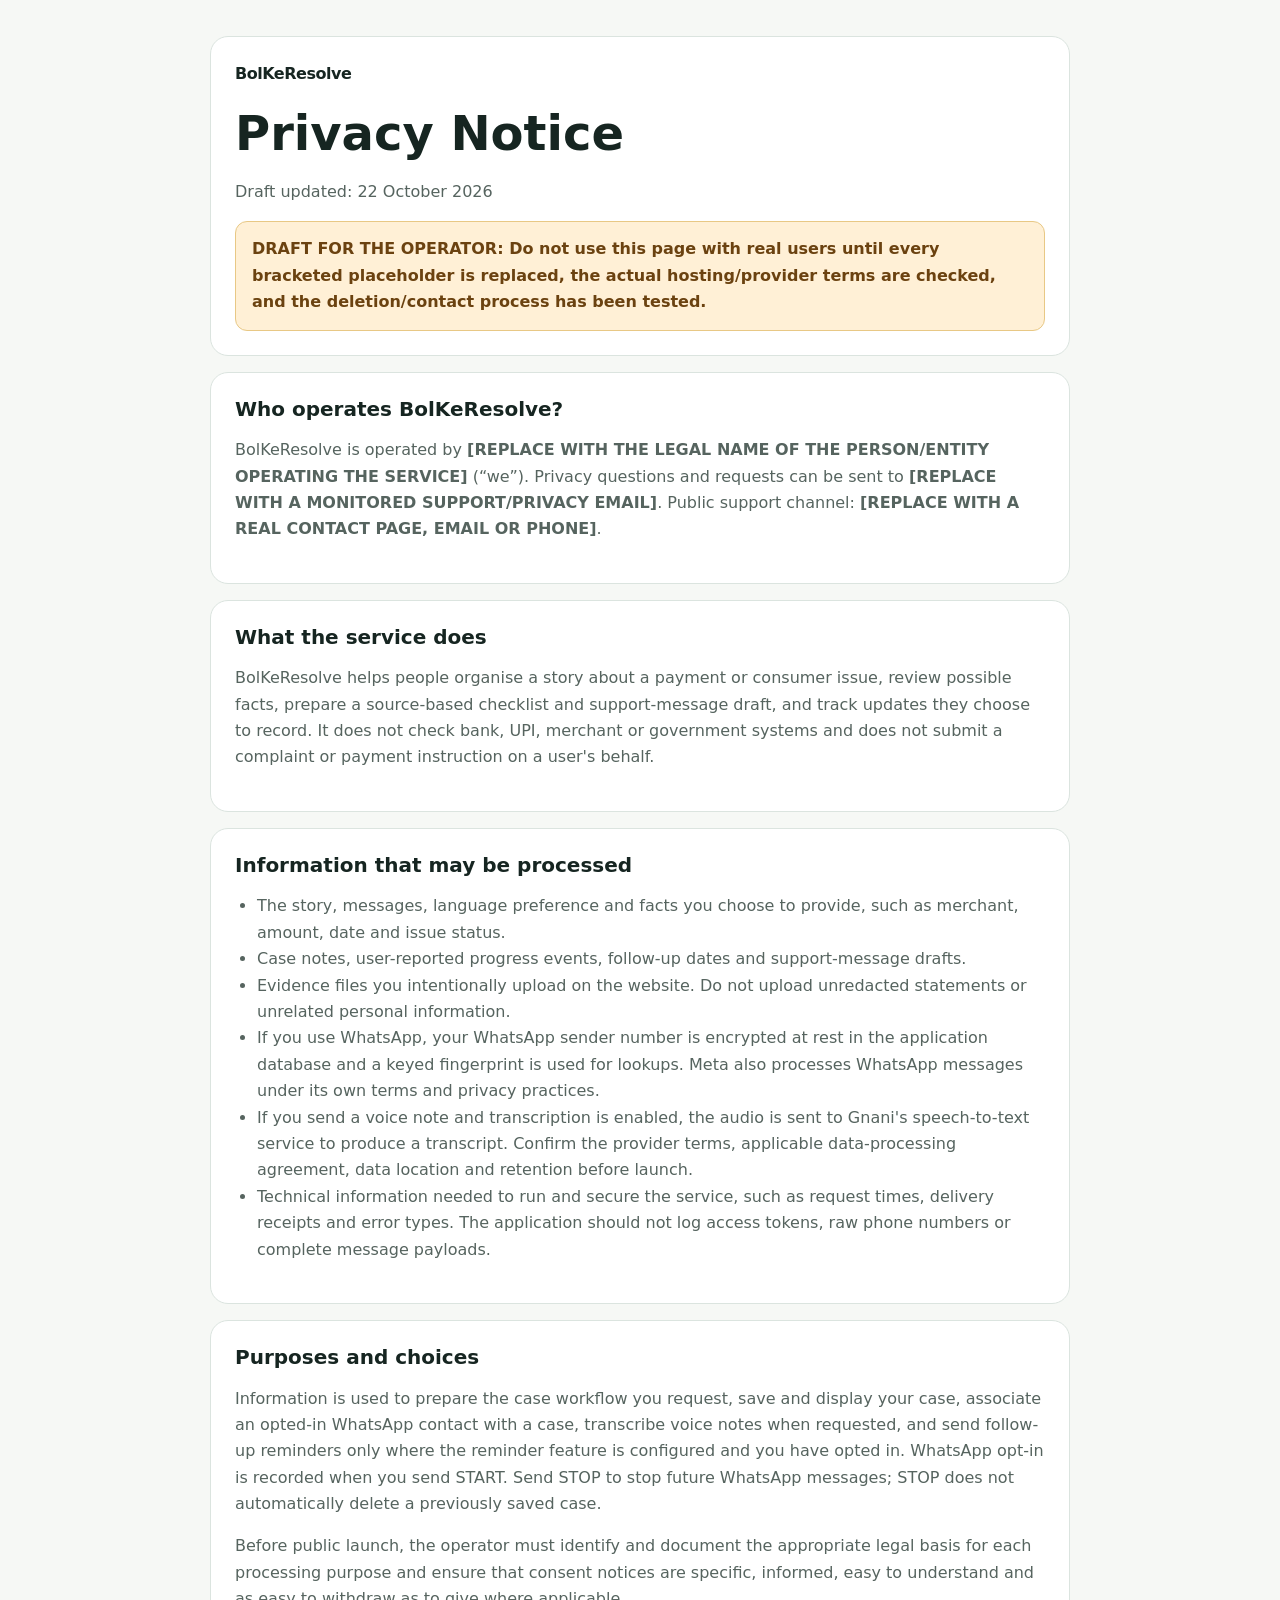
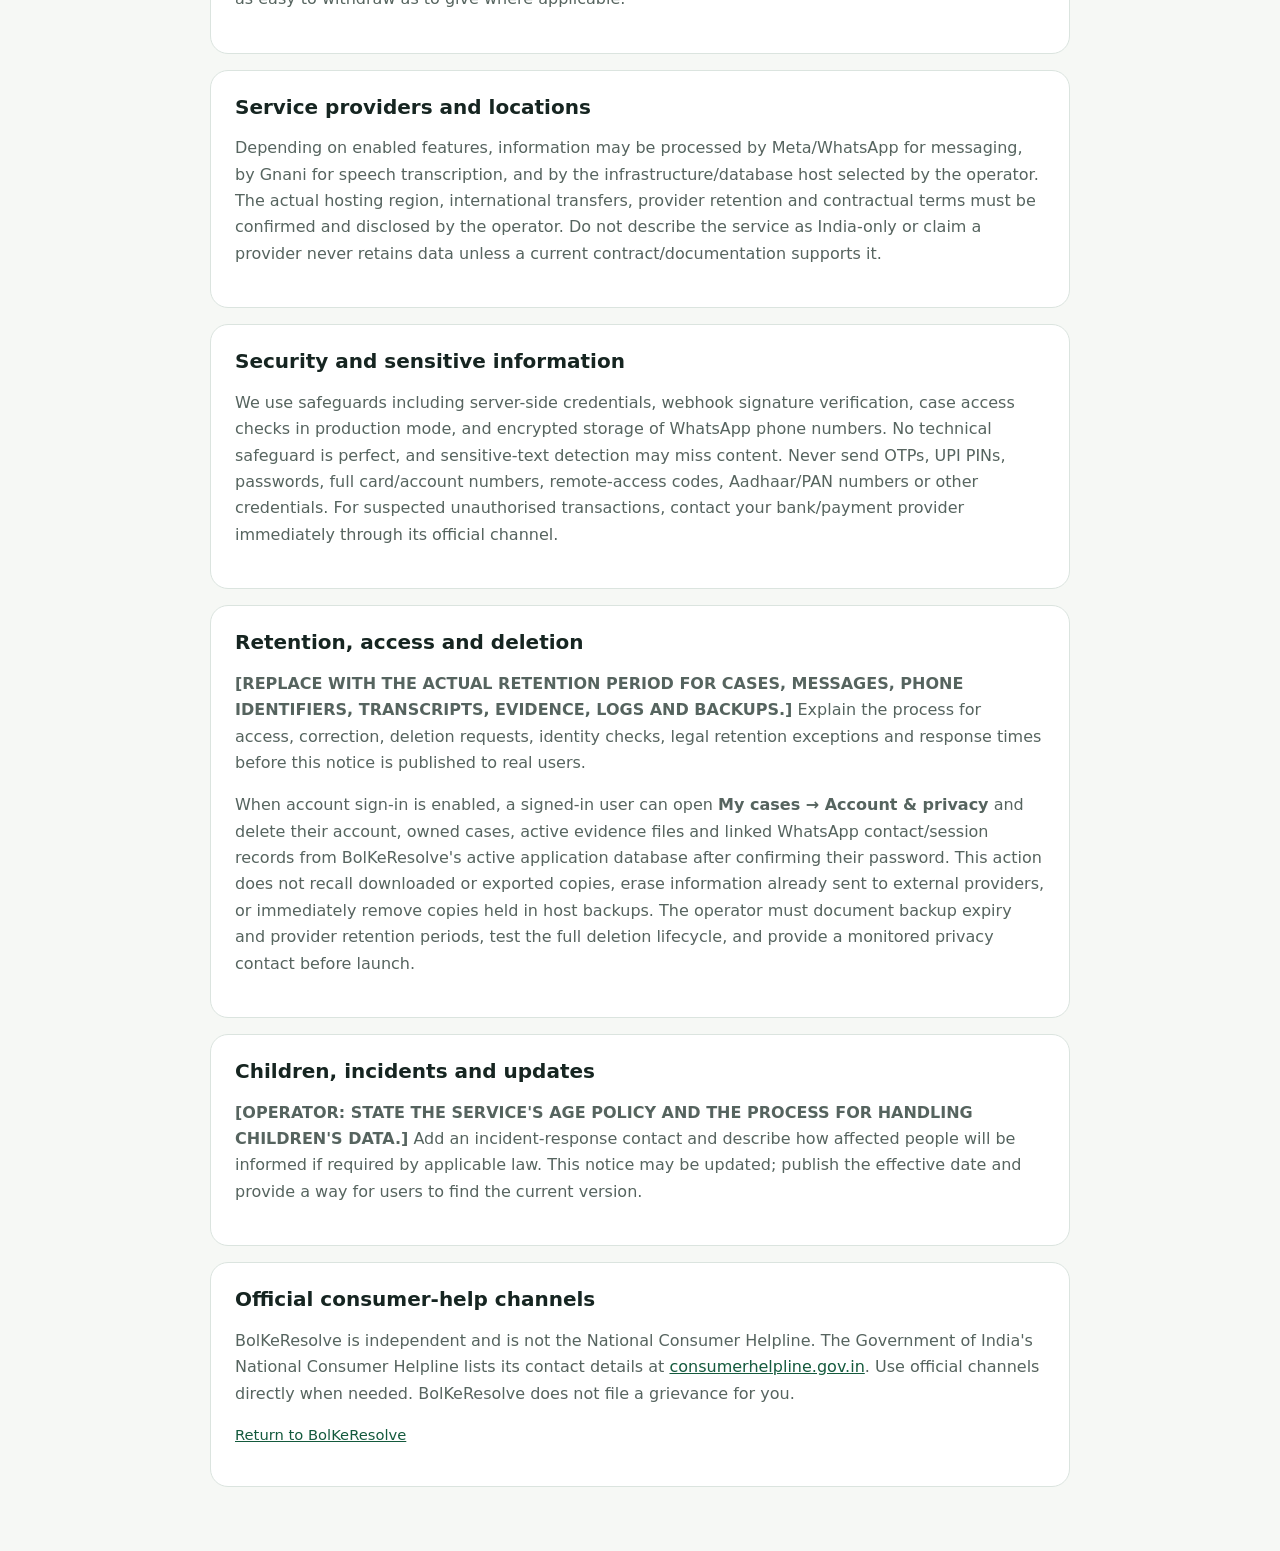
<file: frontend/privacy.html>
<!doctype html>
<html lang="en">
<head>
  <meta charset="utf-8">
  <meta name="viewport" content="width=device-width, initial-scale=1">
  <meta name="robots" content="noindex, nofollow">
  <title>Privacy Notice — BolKeResolve</title>
  <style>
    :root { color-scheme: light; --ink: #162521; --muted: #56645f; --line: #dbe4df; --paper: #f6f8f5; --card: #fff; --mint: #cfe9d9; }
    * { box-sizing: border-box; }
    body { margin: 0; color: var(--ink); background: var(--paper); font: 16px/1.65 system-ui, -apple-system, Segoe UI, sans-serif; }
    main { width: min(860px, calc(100% - 32px)); margin: 36px auto 64px; }
    header, section { background: var(--card); border: 1px solid var(--line); border-radius: 18px; padding: 24px; margin: 16px 0; }
    h1, h2 { line-height: 1.2; } h1 { margin: 0 0 8px; font-size: clamp(2rem, 5vw, 3rem); } h2 { font-size: 1.25rem; margin-top: 0; }
    p, li { color: var(--muted); } a { color: #145a3d; overflow-wrap: anywhere; }
    .brand { font-weight: 800; letter-spacing: -.03em; margin-bottom: 18px; }
    .draft { padding: 14px 16px; background: #fff0d6; border: 1px solid #e8c885; border-radius: 12px; color: #6b4210; font-weight: 700; }
    .small { font-size: .92rem; } ul { padding-left: 22px; }
  </style>
</head>
<body>
  <main>
    <header>
      <div class="brand">BolKeResolve</div>
      <h1>Privacy Notice</h1>
      <p>Draft updated: 22 October 2026</p>
      <div class="draft">DRAFT FOR THE OPERATOR: Do not use this page with real users until every bracketed placeholder is replaced, the actual hosting/provider terms are checked, and the deletion/contact process has been tested.</div>
    </header>

    <section>
      <h2>Who operates BolKeResolve?</h2>
      <p>BolKeResolve is operated by <strong>[REPLACE WITH THE LEGAL NAME OF THE PERSON/ENTITY OPERATING THE SERVICE]</strong> (“we”). Privacy questions and requests can be sent to <strong>[REPLACE WITH A MONITORED SUPPORT/PRIVACY EMAIL]</strong>. Public support channel: <strong>[REPLACE WITH A REAL CONTACT PAGE, EMAIL OR PHONE]</strong>.</p>
    </section>

    <section>
      <h2>What the service does</h2>
      <p>BolKeResolve helps people organise a story about a payment or consumer issue, review possible facts, prepare a source-based checklist and support-message draft, and track updates they choose to record. It does not check bank, UPI, merchant or government systems and does not submit a complaint or payment instruction on a user's behalf.</p>
    </section>

    <section>
      <h2>Information that may be processed</h2>
      <ul>
        <li>The story, messages, language preference and facts you choose to provide, such as merchant, amount, date and issue status.</li>
        <li>Case notes, user-reported progress events, follow-up dates and support-message drafts.</li>
        <li>Evidence files you intentionally upload on the website. Do not upload unredacted statements or unrelated personal information.</li>
        <li>If you use WhatsApp, your WhatsApp sender number is encrypted at rest in the application database and a keyed fingerprint is used for lookups. Meta also processes WhatsApp messages under its own terms and privacy practices.</li>
        <li>If you send a voice note and transcription is enabled, the audio is sent to Gnani's speech-to-text service to produce a transcript. Confirm the provider terms, applicable data-processing agreement, data location and retention before launch.</li>
        <li>Technical information needed to run and secure the service, such as request times, delivery receipts and error types. The application should not log access tokens, raw phone numbers or complete message payloads.</li>
      </ul>
    </section>

    <section>
      <h2>Purposes and choices</h2>
      <p>Information is used to prepare the case workflow you request, save and display your case, associate an opted-in WhatsApp contact with a case, transcribe voice notes when requested, and send follow-up reminders only where the reminder feature is configured and you have opted in. WhatsApp opt-in is recorded when you send START. Send STOP to stop future WhatsApp messages; STOP does not automatically delete a previously saved case.</p>
      <p>Before public launch, the operator must identify and document the appropriate legal basis for each processing purpose and ensure that consent notices are specific, informed, easy to understand and as easy to withdraw as to give where applicable.</p>
    </section>

    <section>
      <h2>Service providers and locations</h2>
      <p>Depending on enabled features, information may be processed by Meta/WhatsApp for messaging, by Gnani for speech transcription, and by the infrastructure/database host selected by the operator. The actual hosting region, international transfers, provider retention and contractual terms must be confirmed and disclosed by the operator. Do not describe the service as India-only or claim a provider never retains data unless a current contract/documentation supports it.</p>
    </section>

    <section>
      <h2>Security and sensitive information</h2>
      <p>We use safeguards including server-side credentials, webhook signature verification, case access checks in production mode, and encrypted storage of WhatsApp phone numbers. No technical safeguard is perfect, and sensitive-text detection may miss content. Never send OTPs, UPI PINs, passwords, full card/account numbers, remote-access codes, Aadhaar/PAN numbers or other credentials. For suspected unauthorised transactions, contact your bank/payment provider immediately through its official channel.</p>
    </section>

    <section>
      <h2>Retention, access and deletion</h2>
      <p><strong>[REPLACE WITH THE ACTUAL RETENTION PERIOD FOR CASES, MESSAGES, PHONE IDENTIFIERS, TRANSCRIPTS, EVIDENCE, LOGS AND BACKUPS.]</strong> Explain the process for access, correction, deletion requests, identity checks, legal retention exceptions and response times before this notice is published to real users.</p>
      <p>When account sign-in is enabled, a signed-in user can open <strong>My cases → Account &amp; privacy</strong> and delete their account, owned cases, active evidence files and linked WhatsApp contact/session records from BolKeResolve's active application database after confirming their password. This action does not recall downloaded or exported copies, erase information already sent to external providers, or immediately remove copies held in host backups. The operator must document backup expiry and provider retention periods, test the full deletion lifecycle, and provide a monitored privacy contact before launch.</p>
    </section>

    <section>
      <h2>Children, incidents and updates</h2>
      <p><strong>[OPERATOR: STATE THE SERVICE'S AGE POLICY AND THE PROCESS FOR HANDLING CHILDREN'S DATA.]</strong> Add an incident-response contact and describe how affected people will be informed if required by applicable law. This notice may be updated; publish the effective date and provide a way for users to find the current version.</p>
    </section>

    <section>
      <h2>Official consumer-help channels</h2>
      <p>BolKeResolve is independent and is not the National Consumer Helpline. The Government of India's National Consumer Helpline lists its contact details at <a href="https://consumerhelpline.gov.in/public/index.php/contact" rel="noopener noreferrer">consumerhelpline.gov.in</a>. Use official channels directly when needed. BolKeResolve does not file a grievance for you.</p>
      <p class="small"><a href="/">Return to BolKeResolve</a></p>
    </section>
  </main>
</body>
</html>
</file>
